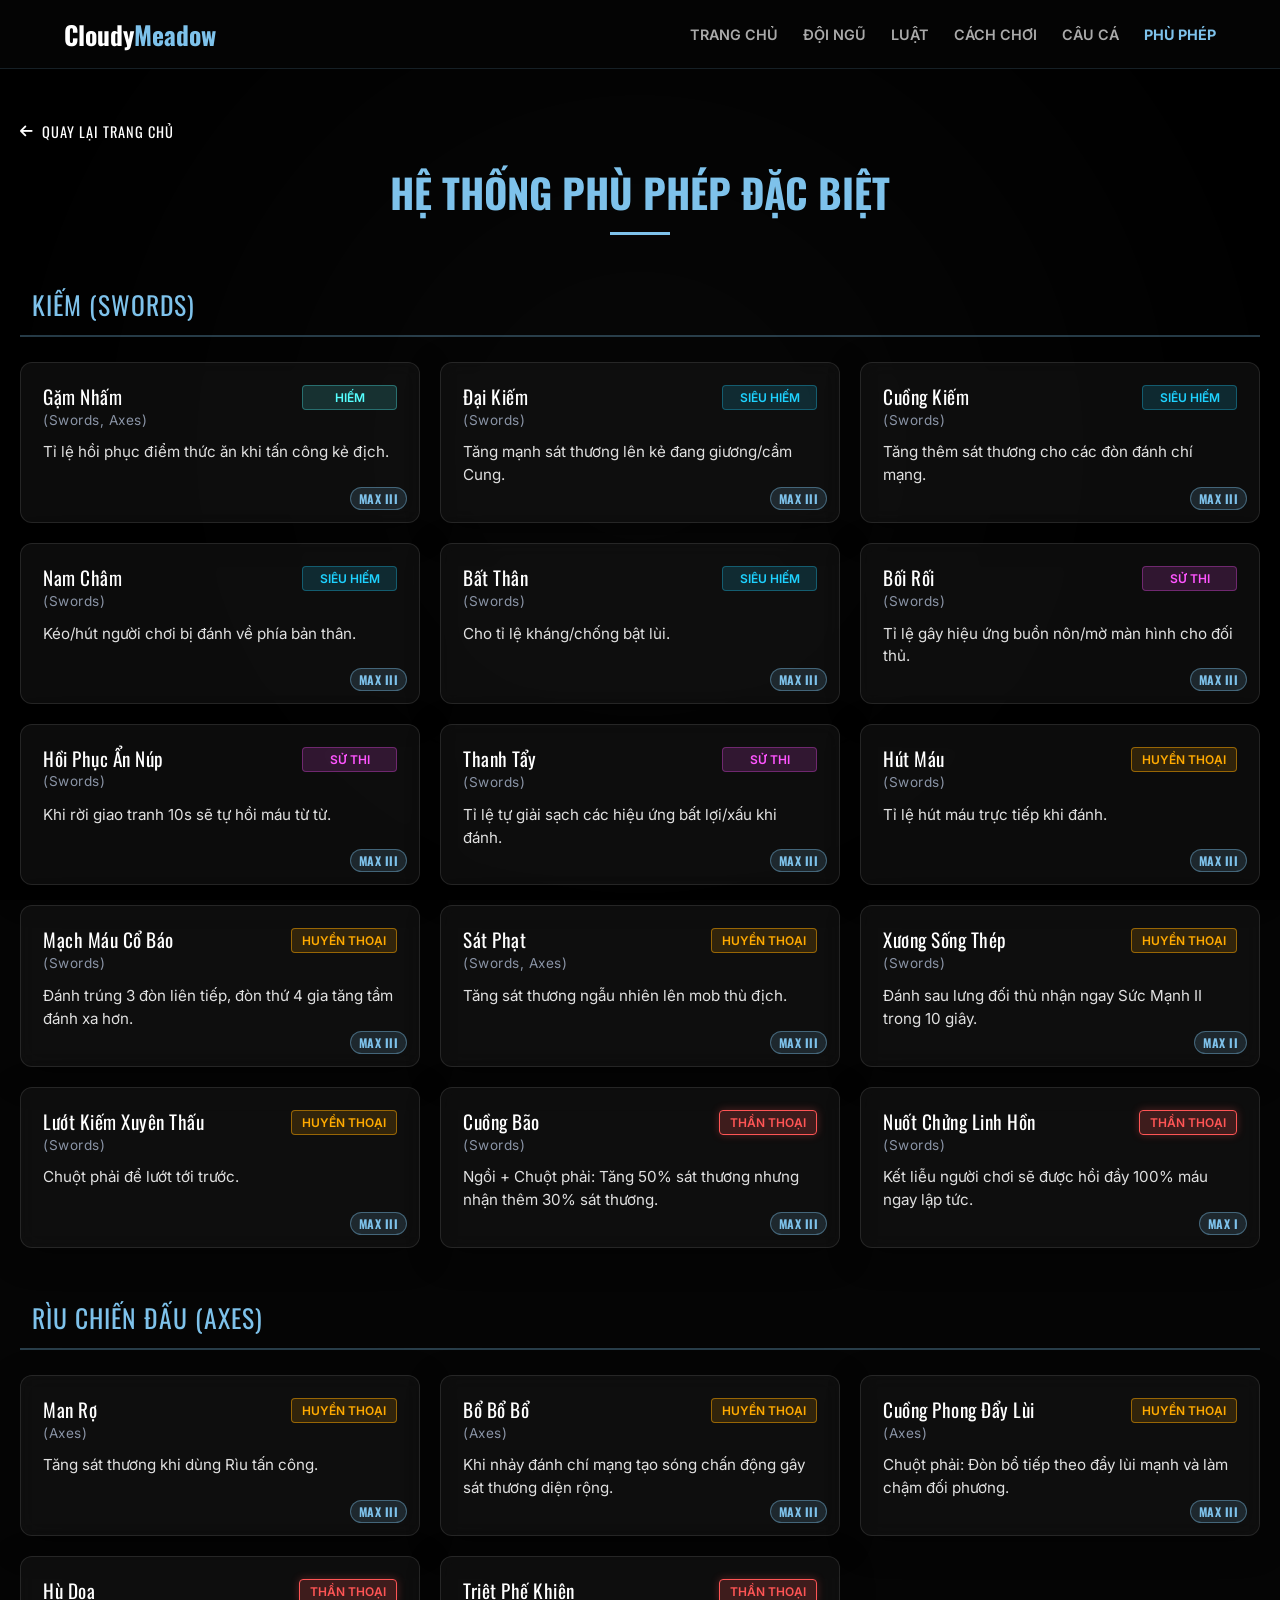
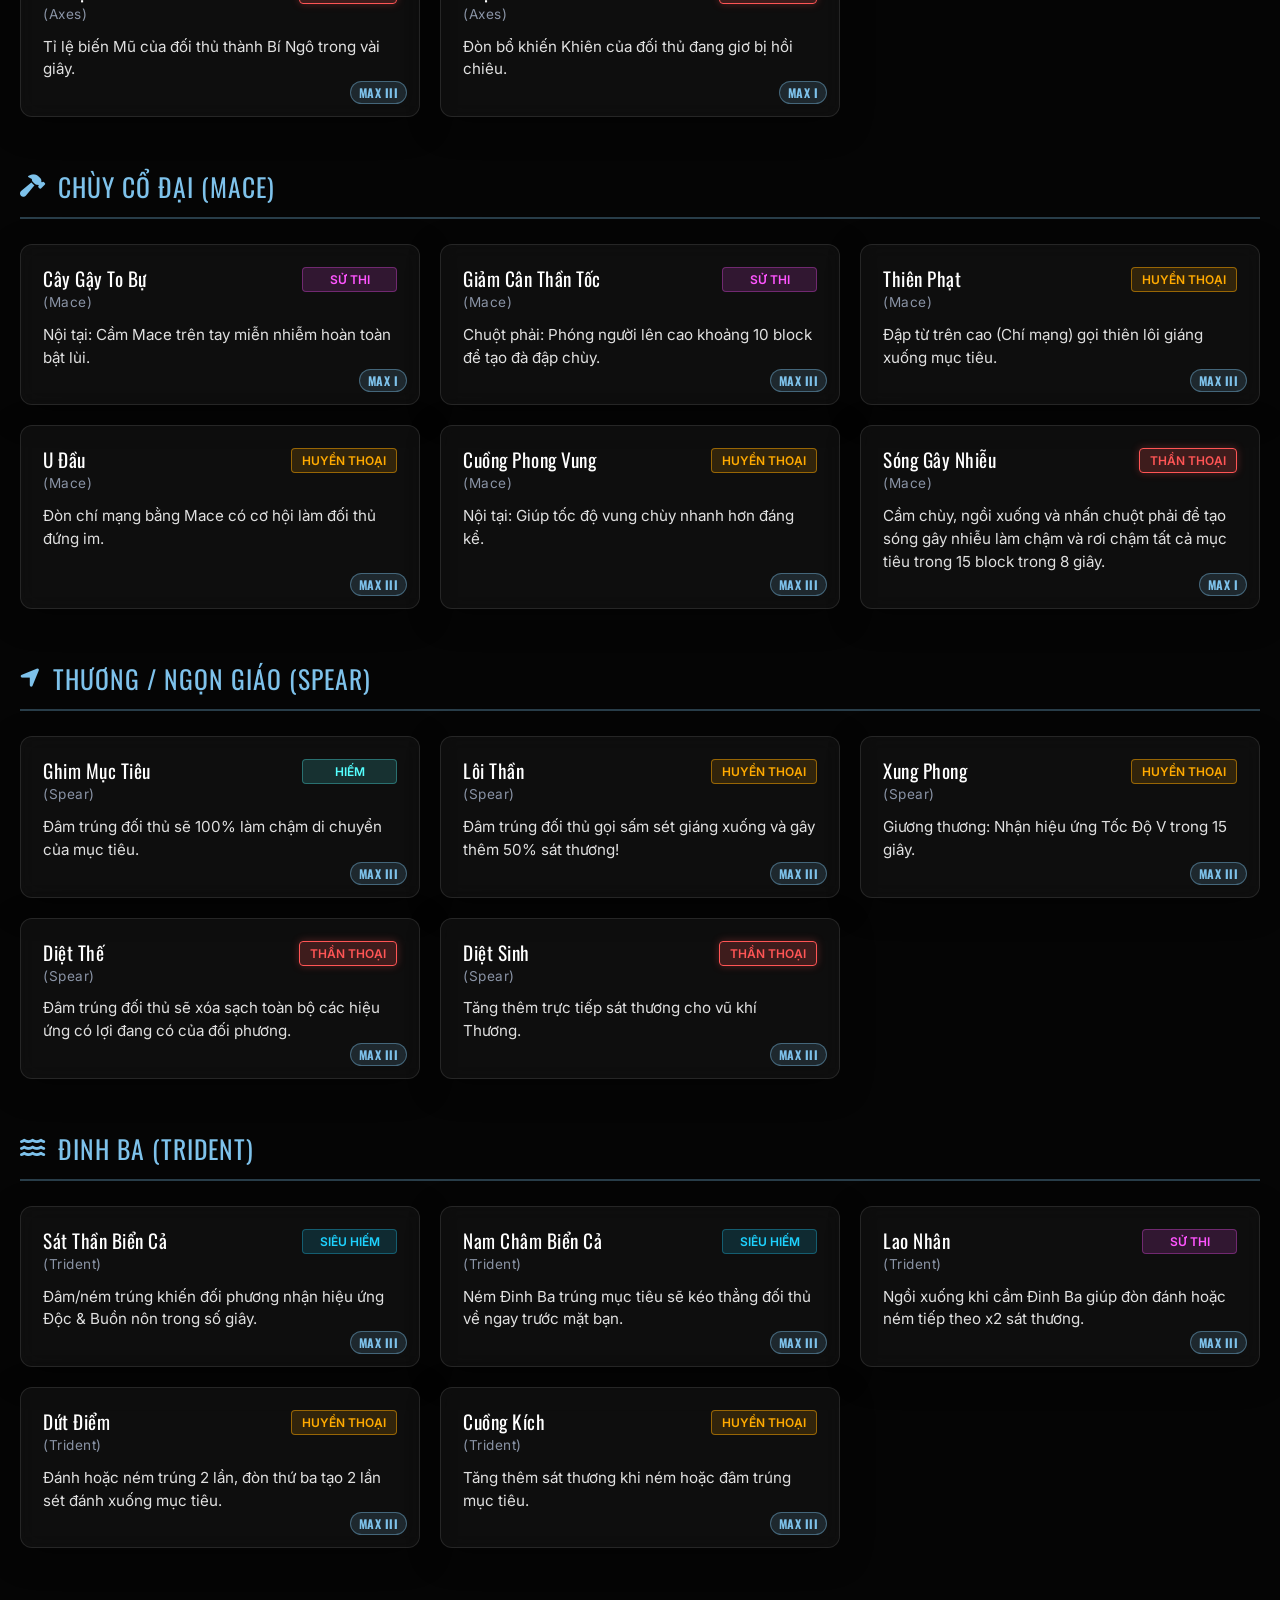
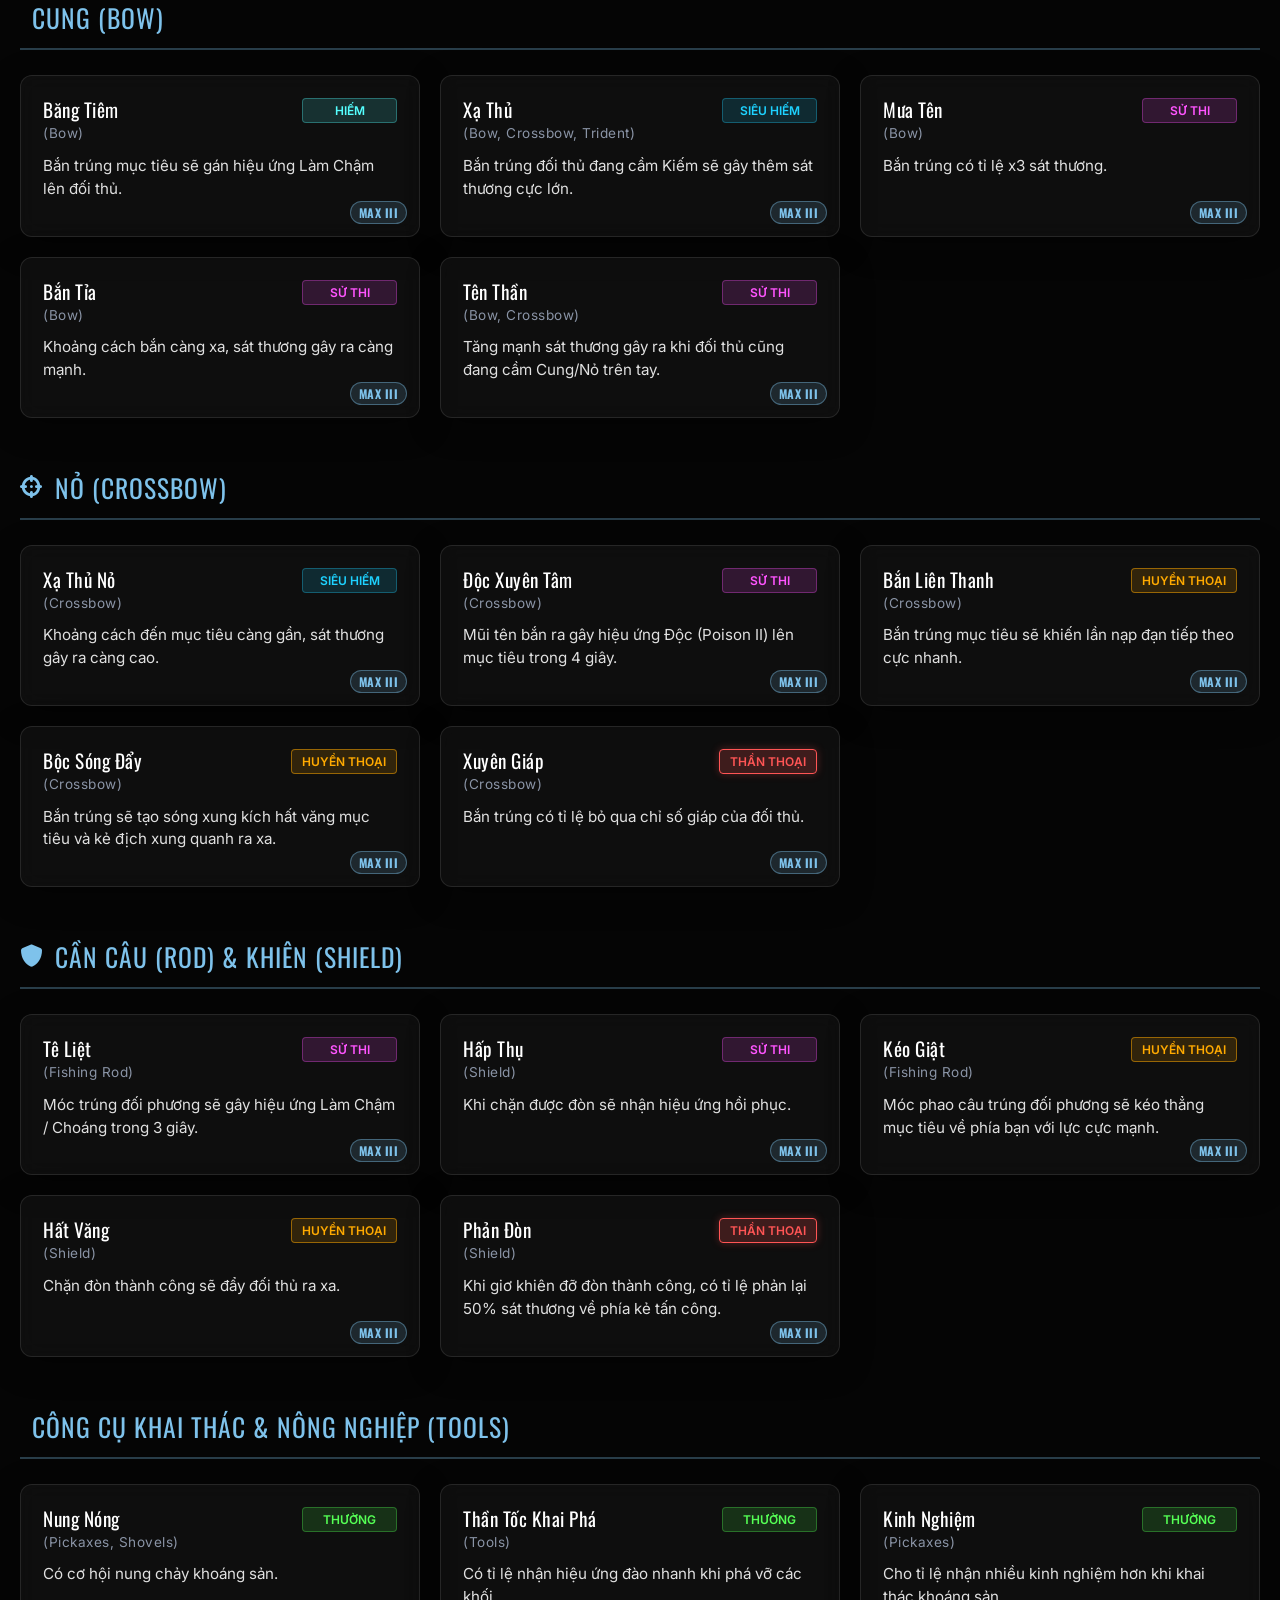
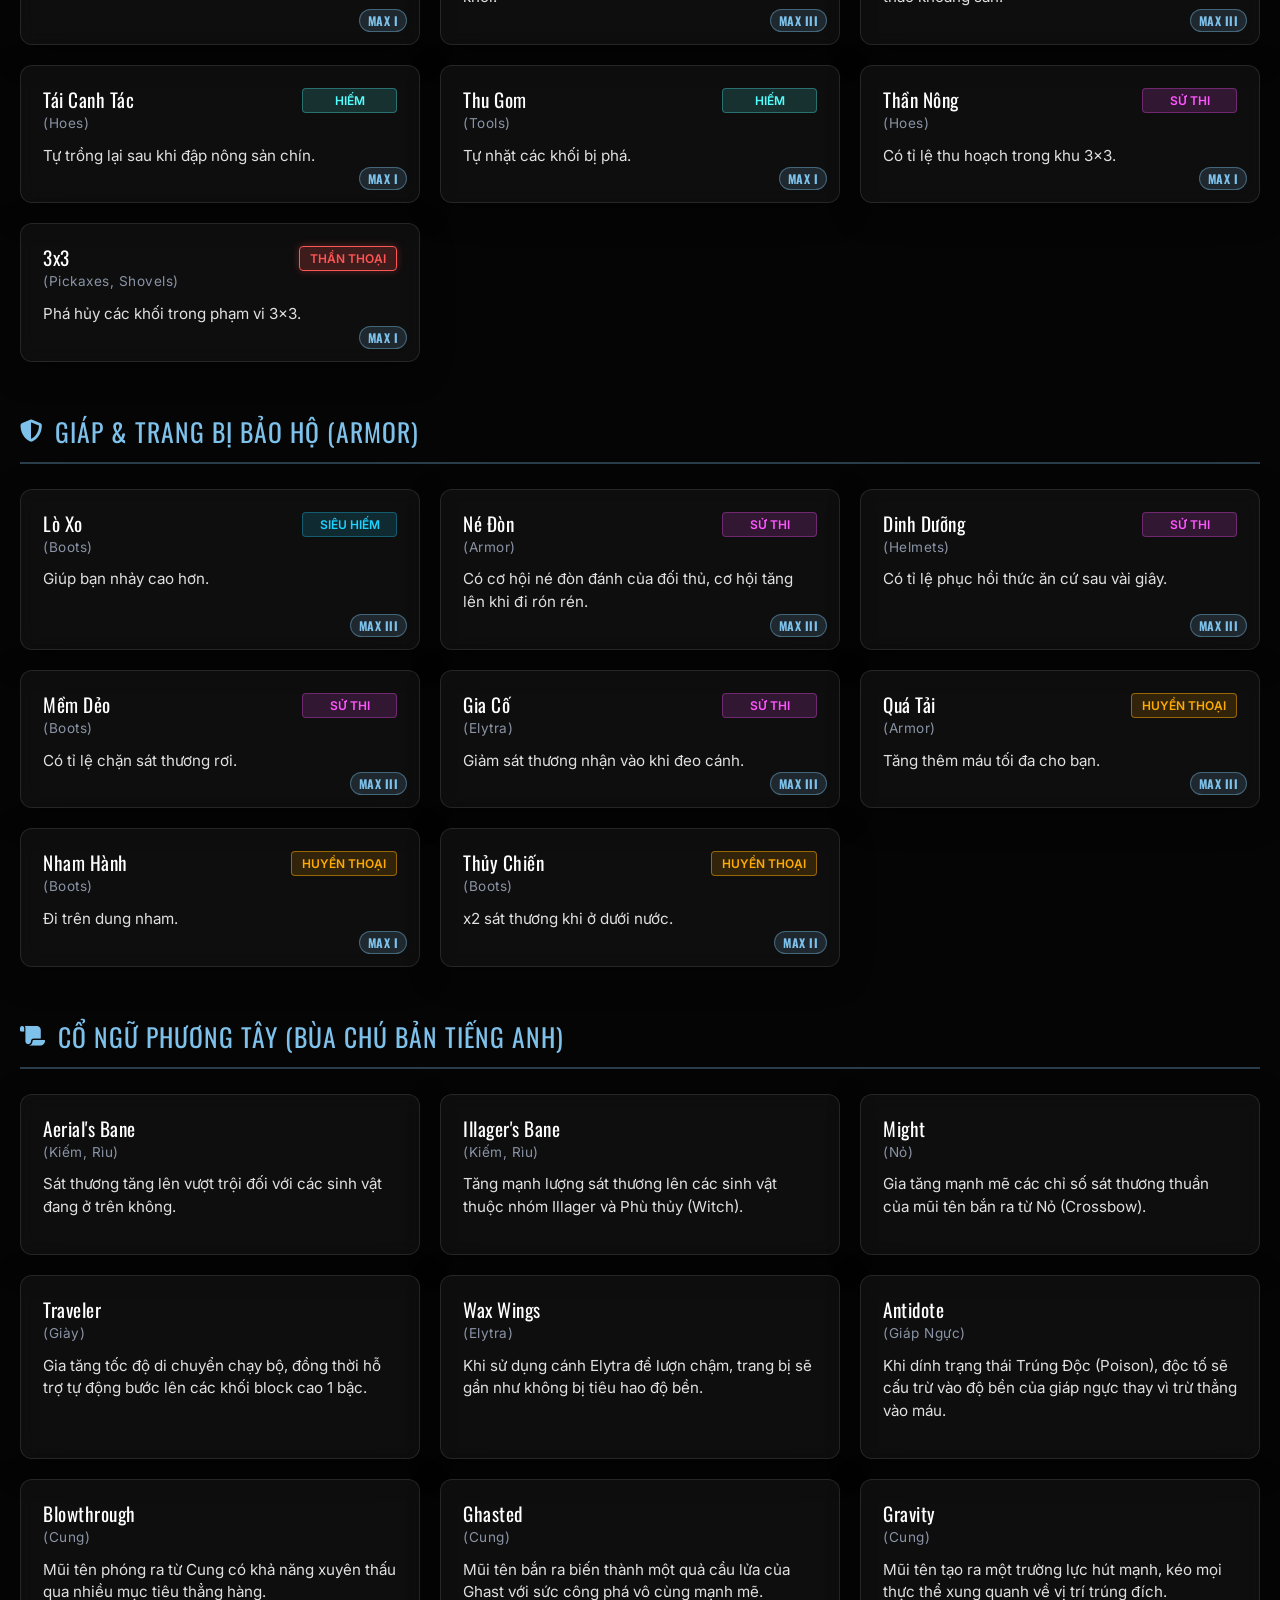
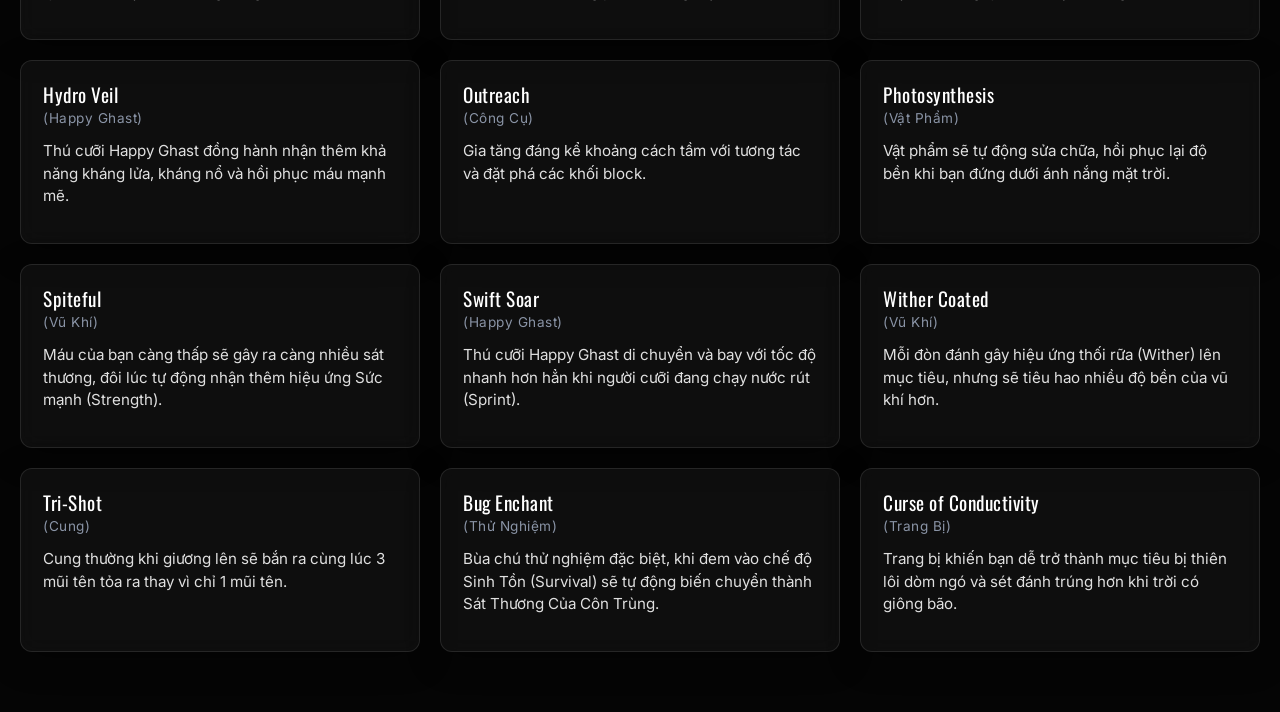
<file: enchant.html>
<!DOCTYPE html>
<html lang="vi">
<head>
    <meta charset="UTF-8">
    <meta name="viewport" content="width=device-width, initial-scale=1.0">
    <title>Hệ Thống Phù Phép Đặc Biệt - CloudyMeadow</title>
    
    <link rel="icon" href="favicon.png" type="image/png">
    <link href="https://fonts.googleapis.com/css2?family=Inter:wght@300;400;600&family=Oswald:wght@500;700&display=swap" rel="stylesheet">
    <link rel="stylesheet" href="https://cdnjs.cloudflare.com/ajax/libs/font-awesome/6.4.0/css/all.min.css">
    
    <link rel="stylesheet" href="style.css">
    <style>
        /* Đồng bộ hóa giao diện kính mờ CloudyMeadow */
        .enchant-section {
            padding: 120px 20px 60px;
            max-width: 1300px;
            margin: 0 auto;
            min-height: 80vh;
        }

        .btn-back {
            display: inline-flex;
            align-items: center;
            gap: 8px;
            color: #fff;
            text-decoration: none;
            font-family: 'Oswald', sans-serif;
            text-transform: uppercase;
            font-size: 0.9rem;
            letter-spacing: 1px;
            margin-bottom: 20px;
            transition: color 0.2s, transform 0.2s;
        }
        .btn-back:hover { 
            color: #7ec2eb; 
            transform: translateX(-3px);
        }

        .category-title {
            font-family: 'Oswald', sans-serif;
            font-size: 1.6rem;
            color: #7ec2eb;
            margin: 50px 0 25px 0;
            padding-bottom: 12px;
            border-bottom: 2px solid rgba(126, 194, 235, 0.3);
            display: flex;
            align-items: center;
            gap: 12px;
            text-transform: uppercase;
            letter-spacing: 1px;
        }

        .category-title i {
            font-size: 1.4rem;
        }

        /* Lưới hiển thị danh sách dạng thẻ Glassmorphism */
        .enchant-grid {
            display: grid;
            grid-template-columns: repeat(auto-fill, minmax(320px, 1fr));
            gap: 20px;
        }

        .enchant-card {
            background: rgba(20, 20, 20, 0.6);
            backdrop-filter: blur(10px);
            -webkit-backdrop-filter: blur(10px);
            border: 1px solid rgba(255, 255, 255, 0.1);
            border-radius: 12px;
            padding: 22px;
            padding-bottom: 35px; /* Dành khoảng trống bên dưới cho huy hiệu MAX */
            position: relative;
            overflow: hidden;
            box-shadow: 0 8px 32px 0 rgba(0, 0, 0, 0.37);
            transition: all 0.3s cubic-bezier(0.4, 0, 0.2, 1);
        }

        .enchant-card:hover {
            transform: translateY(-5px);
            border-color: rgba(126, 194, 235, 0.4);
            background: rgba(255, 255, 255, 0.03);
            box-shadow: 0 12px 40px rgba(0, 0, 0, 0.5), 0 0 20px rgba(126, 194, 235, 0.15);
        }

        .enchant-card::before {
            content: '';
            position: absolute;
            top: 0;
            left: 0;
            width: 100%;
            height: 3px;
            background: linear-gradient(90deg, #7ec2eb, #a2d2ff);
            opacity: 0;
            transition: opacity 0.3s ease;
        }
        .enchant-card:hover::before { 
            opacity: 1; 
        }

        .enchant-title {
            font-family: 'Oswald', sans-serif;
            font-size: 1.2rem;
            color: #fff;
            margin-bottom: 12px;
            display: flex;
            align-items: flex-start;
            justify-content: space-between;
            gap: 12px;
        }

        .enchant-name {
            line-height: 1.3;
            letter-spacing: 0.5px;
        }

        .enchant-item-target {
            display: block;
            color: #8a94a6;
            font-family: 'Inter', sans-serif;
            font-size: 0.85rem;
            font-weight: 400;
            margin-top: 2px;
        }

        /* Huy hiệu phân bậc độ hiếm phong cách mới */
        .tier-tag {
            display: inline-block;
            font-family: 'Inter', sans-serif;
            font-size: 0.75rem;
            font-weight: 600;
            padding: 4px 10px;
            border-radius: 4px;
            text-transform: uppercase;
            white-space: nowrap;
            text-align: center;
            min-width: 95px;
        }
        .tier-thuong { background: rgba(85, 255, 85, 0.15); color: #55ff55; border: 1px solid rgba(85, 255, 85, 0.3); }
        .tier-hiem { background: rgba(85, 255, 255, 0.15); color: #55ffff; border: 1px solid rgba(85, 255, 255, 0.3); }
        .tier-sieuhiem { background: rgba(30, 210, 255, 0.15); color: #1ed2ff; border: 1px solid rgba(30, 210, 255, 0.3); }
        .tier-suthi { background: rgba(255, 85, 255, 0.15); color: #ff55ff; border: 1px solid rgba(255, 85, 255, 0.3); }
        .tier-huyenthoai { background: rgba(255, 170, 0, 0.15); color: #ffaa00; border: 1px solid rgba(255, 170, 0, 0.5); }
        .tier-thanthoai { background: rgba(255, 85, 85, 0.2); color: #ff5555; border: 1px solid #ff5555; box-shadow: 0 0 8px rgba(255, 85, 85, 0.3); }

        /* Huy hiệu cấp độ tối đa đổi xuống góc dưới bên phải */
        .max-level-badge {
            position: absolute;
            bottom: 12px;
            right: 12px;
            background: rgba(126, 194, 235, 0.15);
            border: 1px solid rgba(126, 194, 235, 0.4);
            color: #7ec2eb;
            font-family: 'Oswald', sans-serif;
            font-size: 0.75rem;
            padding: 2px 8px;
            border-radius: 20px;
            font-weight: 700;
            letter-spacing: 0.5px;
        }

        .enchant-desc {
            color: #e0e0e0;
            font-family: 'Inter', sans-serif;
            font-size: 0.95rem;
            line-height: 1.5;
        }

        @media (max-width: 768px) {
            .enchant-section { padding: 100px 15px 40px; }
            .enchant-title { flex-direction: column; align-items: flex-start; gap: 8px; }
            .tier-tag { min-width: auto; width: auto; }
            .max-level-badge { bottom: 10px; right: 10px; }
        }
    </style>
</head>
<body>

    <div class="particles-container" id="particles"></div>
    <div class="bg-vignette"></div>

    <!-- Thanh Điều Hướng Đồng Bộ -->
    <nav class="navbar">
        <a href="index.html" class="nav-logo" id="nav-logo-text">Cloudy<span>Meadow</span></a>
        <ul class="nav-menu">
            <li><a href="index.html#hero">TRANG CHỦ</a></li>
            <li><a href="index.html#staff">ĐỘI NGŨ</a></li>
            <li><a href="index.html#rules">LUẬT</a></li>
            <li><a href="index.html#faq">CÁCH CHƠI</a></li>
            <li><a href="fish.html">CÂU CÁ</a></li>
            <li><a href="#" style="color: #7ec2eb; font-weight: 700; text-transform: uppercase;">PHÙ PHÉP</a></li>
        </ul>
    </nav>

    <section class="enchant-section">
        <a href="index.html" class="btn-back"><i class="fas fa-arrow-left"></i> Quay lại trang chủ</a>
        
        <div class="section-header">
            <h2>HỆ THỐNG PHÙ PHÉP ĐẶC BIỆT</h2>
            <div class="gold-line"></div>
        </div>

        <!-- ================= VŨ KHÍ - KIẾM (a) ================= -->
        <div class="category-title"><i class="fas fa-sword"></i> Kiếm (Swords)</div>
        <div class="enchant-grid">
            <!-- Hiếm -->
            <div class="enchant-card">
                <div class="enchant-title">
                    <span class="enchant-name">Gặm Nhấm <span class="enchant-item-target">(Swords, Axes)</span></span> 
                    <span class="tier-tag tier-hiem">Hiếm</span>
                </div>
                <p class="enchant-desc">Tỉ lệ hồi phục điểm thức ăn khi tấn công kẻ địch.</p>
                <span class="max-level-badge">MAX III</span>
            </div>
            <!-- Siêu Hiếm -->
            <div class="enchant-card">
                <div class="enchant-title">
                    <span class="enchant-name">Đại Kiếm <span class="enchant-item-target">(Swords)</span></span> 
                    <span class="tier-tag tier-sieuhiem">Siêu Hiếm</span>
                </div>
                <p class="enchant-desc">Tăng mạnh sát thương lên kẻ đang giương/cầm Cung.</p>
                <span class="max-level-badge">MAX III</span>
            </div>
            <div class="enchant-card">
                <div class="enchant-title">
                    <span class="enchant-name">Cuồng Kiếm <span class="enchant-item-target">(Swords)</span></span> 
                    <span class="tier-tag tier-sieuhiem">Siêu Hiếm</span>
                </div>
                <p class="enchant-desc">Tăng thêm sát thương cho các đòn đánh chí mạng.</p>
                <span class="max-level-badge">MAX III</span>
            </div>
            <div class="enchant-card">
                <div class="enchant-title">
                    <span class="enchant-name">Nam Châm <span class="enchant-item-target">(Swords)</span></span> 
                    <span class="tier-tag tier-sieuhiem">Siêu Hiếm</span>
                </div>
                <p class="enchant-desc">Kéo/hút người chơi bị đánh về phía bản thân.</p>
                <span class="max-level-badge">MAX III</span>
            </div>
            <div class="enchant-card">
                <div class="enchant-title">
                    <span class="enchant-name">Bất Thân <span class="enchant-item-target">(Swords)</span></span> 
                    <span class="tier-tag tier-sieuhiem">Siêu Hiếm</span>
                </div>
                <p class="enchant-desc">Cho tỉ lệ kháng/chống bật lùi.</p>
                <span class="max-level-badge">MAX III</span>
            </div>
            <!-- Sử Thi -->
            <div class="enchant-card">
                <div class="enchant-title">
                    <span class="enchant-name">Bối Rối <span class="enchant-item-target">(Swords)</span></span> 
                    <span class="tier-tag tier-suthi">Sử Thi</span>
                </div>
                <p class="enchant-desc">Tỉ lệ gây hiệu ứng buồn nôn/mờ màn hình cho đối thủ.</p>
                <span class="max-level-badge">MAX III</span>
            </div>
            <div class="enchant-card">
                <div class="enchant-title">
                    <span class="enchant-name">Hồi Phục Ẩn Núp <span class="enchant-item-target">(Swords)</span></span> 
                    <span class="tier-tag tier-suthi">Sử Thi</span>
                </div>
                <p class="enchant-desc">Khi rời giao tranh 10s sẽ tự hồi máu từ từ.</p>
                <span class="max-level-badge">MAX III</span>
            </div>
            <div class="enchant-card">
                <div class="enchant-title">
                    <span class="enchant-name">Thanh Tẩy <span class="enchant-item-target">(Swords)</span></span> 
                    <span class="tier-tag tier-suthi">Sử Thi</span>
                </div>
                <p class="enchant-desc">Tỉ lệ tự giải sạch các hiệu ứng bất lợi/xấu khi đánh.</p>
                <span class="max-level-badge">MAX III</span>
            </div>
            <!-- Huyền Thoại -->
            <div class="enchant-card">
                <div class="enchant-title">
                    <span class="enchant-name">Hút Máu <span class="enchant-item-target">(Swords)</span></span> 
                    <span class="tier-tag tier-huyenthoai">Huyền Thoại</span>
                </div>
                <p class="enchant-desc">Tỉ lệ hút máu trực tiếp khi đánh.</p>
                <span class="max-level-badge">MAX III</span>
            </div>
            <div class="enchant-card">
                <div class="enchant-title">
                    <span class="enchant-name">Mạch Máu Cổ Báo <span class="enchant-item-target">(Swords)</span></span> 
                    <span class="tier-tag tier-huyenthoai">Huyền Thoại</span>
                </div>
                <p class="enchant-desc">Đánh trúng 3 đòn liên tiếp, đòn thứ 4 gia tăng tầm đánh xa hơn.</p>
                <span class="max-level-badge">MAX III</span>
            </div>
            <div class="enchant-card">
                <div class="enchant-title">
                    <span class="enchant-name">Sát Phạt <span class="enchant-item-target">(Swords, Axes)</span></span> 
                    <span class="tier-tag tier-huyenthoai">Huyền Thoại</span>
                </div>
                <p class="enchant-desc">Tăng sát thương ngẫu nhiên lên mob thù địch.</p>
                <span class="max-level-badge">MAX III</span>
            </div>
            <div class="enchant-card">
                <div class="enchant-title">
                    <span class="enchant-name">Xương Sống Thép <span class="enchant-item-target">(Swords)</span></span> 
                    <span class="tier-tag tier-huyenthoai">Huyền Thoại</span>
                </div>
                <p class="enchant-desc">Đánh sau lưng đối thủ nhận ngay Sức Mạnh II trong 10 giây.</p>
                <span class="max-level-badge">MAX II</span>
            </div>
            <div class="enchant-card">
                <div class="enchant-title">
                    <span class="enchant-name">Lướt Kiếm Xuyên Thấu <span class="enchant-item-target">(Swords)</span></span> 
                    <span class="tier-tag tier-huyenthoai">Huyền Thoại</span>
                </div>
                <p class="enchant-desc">Chuột phải để lướt tới trước.</p>
                <span class="max-level-badge">MAX III</span>
            </div>
            <!-- Thần Thoại -->
            <div class="enchant-card">
                <div class="enchant-title">
                    <span class="enchant-name">Cuồng Bão <span class="enchant-item-target">(Swords)</span></span> 
                    <span class="tier-tag tier-thanthoai">Thần Thoại</span>
                </div>
                <p class="enchant-desc">Ngồi + Chuột phải: Tăng 50% sát thương nhưng nhận thêm 30% sát thương.</p>
                <span class="max-level-badge">MAX III</span>
            </div>
            <div class="enchant-card">
                <div class="enchant-title">
                    <span class="enchant-name">Nuốt Chửng Linh Hồn <span class="enchant-item-target">(Swords)</span></span> 
                    <span class="tier-tag tier-thanthoai">Thần Thoại</span>
                </div>
                <p class="enchant-desc">Kết liễu người chơi sẽ được hồi đầy 100% máu ngay lập tức.</p>
                <span class="max-level-badge">MAX I</span>
            </div>
        </div>

        <!-- ================= VŨ KHÍ - RÌU (b) ================= -->
        <div class="category-title"><i class="fas fa-axe"></i> Rìu Chiến Đấu (Axes)</div>
        <div class="enchant-grid">
            <!-- Huyền Thoại -->
            <div class="enchant-card">
                <div class="enchant-title">
                    <span class="enchant-name">Man Rợ <span class="enchant-item-target">(Axes)</span></span> 
                    <span class="tier-tag tier-huyenthoai">Huyền Thoại</span>
                </div>
                <p class="enchant-desc">Tăng sát thương khi dùng Rìu tấn công.</p>
                <span class="max-level-badge">MAX III</span>
            </div>
            <div class="enchant-card">
                <div class="enchant-title">
                    <span class="enchant-name">Bổ Bổ Bổ <span class="enchant-item-target">(Axes)</span></span> 
                    <span class="tier-tag tier-huyenthoai">Huyền Thoại</span>
                </div>
                <p class="enchant-desc">Khi nhảy đánh chí mạng tạo sóng chấn động gây sát thương diện rộng.</p>
                <span class="max-level-badge">MAX III</span>
            </div>
            <div class="enchant-card">
                <div class="enchant-title">
                    <span class="enchant-name">Cuồng Phong Đẩy Lùi <span class="enchant-item-target">(Axes)</span></span> 
                    <span class="tier-tag tier-huyenthoai">Huyền Thoại</span>
                </div>
                <p class="enchant-desc">Chuột phải: Đòn bổ tiếp theo đẩy lùi mạnh và làm chậm đối phương.</p>
                <span class="max-level-badge">MAX III</span>
            </div>
            <!-- Thần Thoại -->
            <div class="enchant-card">
                <div class="enchant-title">
                    <span class="enchant-name">Hù Dọa <span class="enchant-item-target">(Axes)</span></span> 
                    <span class="tier-tag tier-thanthoai">Thần Thoại</span>
                </div>
                <p class="enchant-desc">Tỉ lệ biến Mũ của đối thủ thành Bí Ngô trong vài giây.</p>
                <span class="max-level-badge">MAX III</span>
            </div>
            <div class="enchant-card">
                <div class="enchant-title">
                    <span class="enchant-name">Triệt Phế Khiên <span class="enchant-item-target">(Axes)</span></span> 
                    <span class="tier-tag tier-thanthoai">Thần Thoại</span>
                </div>
                <p class="enchant-desc">Đòn bổ khiến Khiên của đối thủ đang giơ bị hồi chiêu.</p>
                <span class="max-level-badge">MAX I</span>
            </div>
        </div>

        <!-- ================= VŨ KHÍ - CHÙY / MACE (c) ================= -->
        <div class="category-title"><i class="fas fa-hammer"></i> Chùy Cổ Đại (Mace)</div>
        <div class="enchant-grid">
            <!-- Sử Thi -->
            <div class="enchant-card">
                <div class="enchant-title">
                    <span class="enchant-name">Cây Gậy To Bự <span class="enchant-item-target">(Mace)</span></span> 
                    <span class="tier-tag tier-suthi">Sử Thi</span>
                </div>
                <p class="enchant-desc">Nội tại: Cầm Mace trên tay miễn nhiễm hoàn toàn bật lùi.</p>
                <span class="max-level-badge">MAX I</span>
            </div>
            <div class="enchant-card">
                <div class="enchant-title">
                    <span class="enchant-name">Giảm Cân Thần Tốc <span class="enchant-item-target">(Mace)</span></span> 
                    <span class="tier-tag tier-suthi">Sử Thi</span>
                </div>
                <p class="enchant-desc">Chuột phải: Phóng người lên cao khoảng 10 block để tạo đà đập chùy.</p>
                <span class="max-level-badge">MAX III</span>
            </div>
            <!-- Huyền Thoại -->
            <div class="enchant-card">
                <div class="enchant-title">
                    <span class="enchant-name">Thiên Phạt <span class="enchant-item-target">(Mace)</span></span> 
                    <span class="tier-tag tier-huyenthoai">Huyền Thoại</span>
                </div>
                <p class="enchant-desc">Đập từ trên cao (Chí mạng) gọi thiên lôi giáng xuống mục tiêu.</p>
                <span class="max-level-badge">MAX III</span>
            </div>
            <div class="enchant-card">
                <div class="enchant-title">
                    <span class="enchant-name">U Đầu <span class="enchant-item-target">(Mace)</span></span> 
                    <span class="tier-tag tier-huyenthoai">Huyền Thoại</span>
                </div>
                <p class="enchant-desc">Đòn chí mạng bằng Mace có cơ hội làm đối thủ đứng im.</p>
                <span class="max-level-badge">MAX III</span>
            </div>
            <div class="enchant-card">
                <div class="enchant-title">
                    <span class="enchant-name">Cuồng Phong Vung <span class="enchant-item-target">(Mace)</span></span> 
                    <span class="tier-tag tier-huyenthoai">Huyền Thoại</span>
                </div>
                <p class="enchant-desc">Nội tại: Giúp tốc độ vung chùy nhanh hơn đáng kể.</p>
                <span class="max-level-badge">MAX III</span>
            </div>
            <!-- Thần Thoại -->
            <div class="enchant-card">
                <div class="enchant-title">
                    <span class="enchant-name">Sóng Gây Nhiễu <span class="enchant-item-target">(Mace)</span></span> 
                    <span class="tier-tag tier-thanthoai">Thần Thoại</span>
                </div>
                <p class="enchant-desc">Cầm chùy, ngồi xuống và nhấn chuột phải để tạo sóng gây nhiễu làm chậm và rơi chậm tất cả mục tiêu trong 15 block trong 8 giây.</p>
                <span class="max-level-badge">MAX I</span>
            </div>
        </div>

        <!-- ================= VŨ KHÍ - THƯƠNG (d) ================= -->
        <div class="category-title"><i class="fas fa-location-arrow"></i> Thương / Ngọn Giáo (Spear)</div>
        <div class="enchant-grid">
            <!-- Hiếm -->
            <div class="enchant-card">
                <div class="enchant-title">
                    <span class="enchant-name">Ghim Mục Tiêu <span class="enchant-item-target">(Spear)</span></span> 
                    <span class="tier-tag tier-hiem">Hiếm</span>
                </div>
                <p class="enchant-desc">Đâm trúng đối thủ sẽ 100% làm chậm di chuyển của mục tiêu.</p>
                <span class="max-level-badge">MAX III</span>
            </div>
            <!-- Huyền Thoại -->
            <div class="enchant-card">
                <div class="enchant-title">
                    <span class="enchant-name">Lôi Thần <span class="enchant-item-target">(Spear)</span></span> 
                    <span class="tier-tag tier-huyenthoai">Huyền Thoại</span>
                </div>
                <p class="enchant-desc">Đâm trúng đối thủ gọi sấm sét giáng xuống và gây thêm 50% sát thương!</p>
                <span class="max-level-badge">MAX III</span>
            </div>
            <div class="enchant-card">
                <div class="enchant-title">
                    <span class="enchant-name">Xung Phong <span class="enchant-item-target">(Spear)</span></span> 
                    <span class="tier-tag tier-huyenthoai">Huyền Thoại</span>
                </div>
                <p class="enchant-desc">Giương thương: Nhận hiệu ứng Tốc Độ V trong 15 giây.</p>
                <span class="max-level-badge">MAX III</span>
            </div>
            <!-- Thần Thoại -->
            <div class="enchant-card">
                <div class="enchant-title">
                    <span class="enchant-name">Diệt Thế <span class="enchant-item-target">(Spear)</span></span> 
                    <span class="tier-tag tier-thanthoai">Thần Thoại</span>
                </div>
                <p class="enchant-desc">Đâm trúng đối thủ sẽ xóa sạch toàn bộ các hiệu ứng có lợi đang có của đối phương.</p>
                <span class="max-level-badge">MAX III</span>
            </div>
            <div class="enchant-card">
                <div class="enchant-title">
                    <span class="enchant-name">Diệt Sinh <span class="enchant-item-target">(Spear)</span></span> 
                    <span class="tier-tag tier-thanthoai">Thần Thoại</span>
                </div>
                <p class="enchant-desc">Tăng thêm trực tiếp sát thương cho vũ khí Thương.</p>
                <span class="max-level-badge">MAX III</span>
            </div>
        </div>

        <!-- ================= VŨ KHÍ - ĐINH BA (e) ================= -->
        <div class="category-title"><i class="fas fa-water"></i> Đinh Ba (Trident)</div>
        <div class="enchant-grid">
            <!-- Siêu Hiếm -->
            <div class="enchant-card">
                <div class="enchant-title">
                    <span class="enchant-name">Sát Thần Biển Cả <span class="enchant-item-target">(Trident)</span></span> 
                    <span class="tier-tag tier-sieuhiem">Siêu Hiếm</span>
                </div>
                <p class="enchant-desc">Đâm/ném trúng khiến đối phương nhận hiệu ứng Độc & Buồn nôn trong số giây.</p>
                <span class="max-level-badge">MAX III</span>
            </div>
            <div class="enchant-card">
                <div class="enchant-title">
                    <span class="enchant-name">Nam Châm Biển Cả <span class="enchant-item-target">(Trident)</span></span> 
                    <span class="tier-tag tier-sieuhiem">Siêu Hiếm</span>
                </div>
                <p class="enchant-desc">Ném Đinh Ba trúng mục tiêu sẽ kéo thẳng đối thủ về ngay trước mặt bạn.</p>
                <span class="max-level-badge">MAX III</span>
            </div>
            <!-- Sử Thi -->
            <div class="enchant-card">
                <div class="enchant-title">
                    <span class="enchant-name">Lao Nhân <span class="enchant-item-target">(Trident)</span></span> 
                    <span class="tier-tag tier-suthi">Sử Thi</span>
                </div>
                <p class="enchant-desc">Ngồi xuống khi cầm Đinh Ba giúp đòn đánh hoặc ném tiếp theo x2 sát thương.</p>
                <span class="max-level-badge">MAX III</span>
            </div>
            <!-- Huyền Thoại -->
            <div class="enchant-card">
                <div class="enchant-title">
                    <span class="enchant-name">Dứt Điểm <span class="enchant-item-target">(Trident)</span></span> 
                    <span class="tier-tag tier-huyenthoai">Huyền Thoại</span>
                </div>
                <p class="enchant-desc">Đánh hoặc ném trúng 2 lần, đòn thứ ba tạo 2 lần sét đánh xuống mục tiêu.</p>
                <span class="max-level-badge">MAX III</span>
            </div>
            <div class="enchant-card">
                <div class="enchant-title">
                    <span class="enchant-name">Cuồng Kích <span class="enchant-item-target">(Trident)</span></span> 
                    <span class="tier-tag tier-huyenthoai">Huyền Thoại</span>
                </div>
                <p class="enchant-desc">Tăng thêm sát thương khi ném hoặc đâm trúng mục tiêu.</p>
                <span class="max-level-badge">MAX III</span>
            </div>
        </div>

        <!-- ================= RANGED - CUNG (f) ================= -->
        <div class="category-title"><i class="fas fa-bow-arrow"></i> Cung (Bow)</div>
        <div class="enchant-grid">
            <!-- Hiếm -->
            <div class="enchant-card">
                <div class="enchant-title">
                    <span class="enchant-name">Băng Tiêm <span class="enchant-item-target">(Bow)</span></span> 
                    <span class="tier-tag tier-hiem">Hiếm</span>
                </div>
                <p class="enchant-desc">Bắn trúng mục tiêu sẽ gán hiệu ứng Làm Chậm lên đối thủ.</p>
                <span class="max-level-badge">MAX III</span>
            </div>
            <!-- Siêu Hiếm -->
            <div class="enchant-card">
                <div class="enchant-title">
                    <span class="enchant-name">Xạ Thủ <span class="enchant-item-target">(Bow, Crossbow, Trident)</span></span> 
                    <span class="tier-tag tier-sieuhiem">Siêu Hiếm</span>
                </div>
                <p class="enchant-desc">Bắn trúng đối thủ đang cầm Kiếm sẽ gây thêm sát thương cực lớn.</p>
                <span class="max-level-badge">MAX III</span>
            </div>
            <!-- Sử Thi -->
            <div class="enchant-card">
                <div class="enchant-title">
                    <span class="enchant-name">Mưa Tên <span class="enchant-item-target">(Bow)</span></span> 
                    <span class="tier-tag tier-suthi">Sử Thi</span>
                </div>
                <p class="enchant-desc">Bắn trúng có tỉ lệ x3 sát thương.</p>
                <span class="max-level-badge">MAX III</span>
            </div>
            <div class="enchant-card">
                <div class="enchant-title">
                    <span class="enchant-name">Bắn Tỉa <span class="enchant-item-target">(Bow)</span></span> 
                    <span class="tier-tag tier-suthi">Sử Thi</span>
                </div>
                <p class="enchant-desc">Khoảng cách bắn càng xa, sát thương gây ra càng mạnh.</p>
                <span class="max-level-badge">MAX III</span>
            </div>
            <div class="enchant-card">
                <div class="enchant-title">
                    <span class="enchant-name">Tên Thần <span class="enchant-item-target">(Bow, Crossbow)</span></span> 
                    <span class="tier-tag tier-suthi">Sử Thi</span>
                </div>
                <p class="enchant-desc">Tăng mạnh sát thương gây ra khi đối thủ cũng đang cầm Cung/Nỏ trên tay.</p>
                <span class="max-level-badge">MAX III</span>
            </div>
        </div>

        <!-- ================= RANGED - NỎ (g) ================= -->
        <div class="category-title"><i class="fas fa-crosshairs"></i> Nỏ (Crossbow)</div>
        <div class="enchant-grid">
            <!-- Siêu Hiếm -->
            <div class="enchant-card">
                <div class="enchant-title">
                    <span class="enchant-name">Xạ Thủ Nỏ <span class="enchant-item-target">(Crossbow)</span></span> 
                    <span class="tier-tag tier-sieuhiem">Siêu Hiếm</span>
                </div>
                <p class="enchant-desc">Khoảng cách đến mục tiêu càng gần, sát thương gây ra càng cao.</p>
                <span class="max-level-badge">MAX III</span>
            </div>
            <!-- Sử Thi -->
            <div class="enchant-card">
                <div class="enchant-title">
                    <span class="enchant-name">Độc Xuyên Tâm <span class="enchant-item-target">(Crossbow)</span></span> 
                    <span class="tier-tag tier-suthi">Sử Thi</span>
                </div>
                <p class="enchant-desc">Mũi tên bắn ra gây hiệu ứng Độc (Poison II) lên mục tiêu trong 4 giây.</p>
                <span class="max-level-badge">MAX III</span>
            </div>
            <!-- Huyền Thoại -->
            <div class="enchant-card">
                <div class="enchant-title">
                    <span class="enchant-name">Bắn Liên Thanh <span class="enchant-item-target">(Crossbow)</span></span> 
                    <span class="tier-tag tier-huyenthoai">Huyền Thoại</span>
                </div>
                <p class="enchant-desc">Bắn trúng mục tiêu sẽ khiến lần nạp đạn tiếp theo cực nhanh.</p>
                <span class="max-level-badge">MAX III</span>
            </div>
            <div class="enchant-card">
                <div class="enchant-title">
                    <span class="enchant-name">Bộc Sóng Đẩy <span class="enchant-item-target">(Crossbow)</span></span> 
                    <span class="tier-tag tier-huyenthoai">Huyền Thoại</span>
                </div>
                <p class="enchant-desc">Bắn trúng sẽ tạo sóng xung kích hất văng mục tiêu và kẻ địch xung quanh ra xa.</p>
                <span class="max-level-badge">MAX III</span>
            </div>
            <!-- Thần Thoại -->
            <div class="enchant-card">
                <div class="enchant-title">
                    <span class="enchant-name">Xuyên Giáp <span class="enchant-item-target">(Crossbow)</span></span> 
                    <span class="tier-tag tier-thanthoai">Thần Thoại</span>
                </div>
                <p class="enchant-desc">Bắn trúng có tỉ lệ bỏ qua chỉ số giáp của đối thủ.</p>
                <span class="max-level-badge">MAX III</span>
            </div>
        </div>

        <!-- ================= CẦN CÂU (h) & KHIÊN (i) ================= -->
        <div class="category-title"><i class="fas fa-shield"></i> Cần Câu (Rod) & Khiên (Shield)</div>
        <div class="enchant-grid">
            <!-- Sử Thi -->
            <div class="enchant-card">
                <div class="enchant-title">
                    <span class="enchant-name">Tê Liệt <span class="enchant-item-target">(Fishing Rod)</span></span> 
                    <span class="tier-tag tier-suthi">Sử Thi</span>
                </div>
                <p class="enchant-desc">Móc trúng đối phương sẽ gây hiệu ứng Làm Chậm / Choáng trong 3 giây.</p>
                <span class="max-level-badge">MAX III</span>
            </div>
            <div class="enchant-card">
                <div class="enchant-title">
                    <span class="enchant-name">Hấp Thụ <span class="enchant-item-target">(Shield)</span></span> 
                    <span class="tier-tag tier-suthi">Sử Thi</span>
                </div>
                <p class="enchant-desc">Khi chặn được đòn sẽ nhận hiệu ứng hồi phục.</p>
                <span class="max-level-badge">MAX III</span>
            </div>
            <!-- Huyền Thoại -->
            <div class="enchant-card">
                <div class="enchant-title">
                    <span class="enchant-name">Kéo Giật <span class="enchant-item-target">(Fishing Rod)</span></span> 
                    <span class="tier-tag tier-huyenthoai">Huyền Thoại</span>
                </div>
                <p class="enchant-desc">Móc phao câu trúng đối phương sẽ kéo thẳng mục tiêu về phía bạn với lực cực mạnh.</p>
                <span class="max-level-badge">MAX III</span>
            </div>
            <div class="enchant-card">
                <div class="enchant-title">
                    <span class="enchant-name">Hất Văng <span class="enchant-item-target">(Shield)</span></span> 
                    <span class="tier-tag tier-huyenthoai">Huyền Thoại</span>
                </div>
                <p class="enchant-desc">Chặn đòn thành công sẽ đẩy đối thủ ra xa.</p>
                <span class="max-level-badge">MAX III</span>
            </div>
            <!-- Thần Thoại -->
            <div class="enchant-card">
                <div class="enchant-title">
                    <span class="enchant-name">Phản Đòn <span class="enchant-item-target">(Shield)</span></span> 
                    <span class="tier-tag tier-thanthoai">Thần Thoại</span>
                </div>
                <p class="enchant-desc">Khi giơ khiên đỡ đòn thành công, có tỉ lệ phản lại 50% sát thương về phía kẻ tấn công.</p>
                <span class="max-level-badge">MAX III</span>
            </div>
        </div>

        <!-- ================= CÔNG CỤ / TOOLS (j) ================= -->
        <div class="category-title"><i class="fas fa-pickaxe"></i> Công Cụ Khai Thác & Nông Nghiệp (Tools)</div>
        <div class="enchant-grid">
            <!-- Thường -->
            <div class="enchant-card">
                <div class="enchant-title">
                    <span class="enchant-name">Nung Nóng <span class="enchant-item-target">(Pickaxes, Shovels)</span></span> 
                    <span class="tier-tag tier-thuong">Thường</span>
                </div>
                <p class="enchant-desc">Có cơ hội nung chảy khoáng sản.</p>
                <span class="max-level-badge">MAX I</span>
            </div>
            <div class="enchant-card">
                <div class="enchant-title">
                    <span class="enchant-name">Thần Tốc Khai Phá <span class="enchant-item-target">(Tools)</span></span> 
                    <span class="tier-tag tier-thuong">Thường</span>
                </div>
                <p class="enchant-desc">Có tỉ lệ nhận hiệu ứng đào nhanh khi phá vỡ các khối.</p>
                <span class="max-level-badge">MAX III</span>
            </div>
            <div class="enchant-card">
                <div class="enchant-title">
                    <span class="enchant-name">Kinh Nghiệm <span class="enchant-item-target">(Pickaxes)</span></span> 
                    <span class="tier-tag tier-thuong">Thường</span>
                </div>
                <p class="enchant-desc">Cho tỉ lệ nhận nhiều kinh nghiệm hơn khi khai thác khoáng sản.</p>
                <span class="max-level-badge">MAX III</span>
            </div>
            <!-- Hiếm -->
            <div class="enchant-card">
                <div class="enchant-title">
                    <span class="enchant-name">Tái Canh Tác <span class="enchant-item-target">(Hoes)</span></span> 
                    <span class="tier-tag tier-hiem">Hiếm</span>
                </div>
                <p class="enchant-desc">Tự trồng lại sau khi đập nông sản chín.</p>
                <span class="max-level-badge">MAX I</span>
            </div>
            <div class="enchant-card">
                <div class="enchant-title">
                    <span class="enchant-name">Thu Gom <span class="enchant-item-target">(Tools)</span></span> 
                    <span class="tier-tag tier-hiem">Hiếm</span>
                </div>
                <p class="enchant-desc">Tự nhặt các khối bị phá.</p>
                <span class="max-level-badge">MAX I</span>
            </div>
            <!-- Sử Thi -->
            <div class="enchant-card">
                <div class="enchant-title">
                    <span class="enchant-name">Thần Nông <span class="enchant-item-target">(Hoes)</span></span> 
                    <span class="tier-tag tier-suthi">Sử Thi</span>
                </div>
                <p class="enchant-desc">Có tỉ lệ thu hoạch trong khu 3x3.</p>
                <span class="max-level-badge">MAX I</span>
            </div>
            <!-- Thần Thoại -->
            <div class="enchant-card">
                <div class="enchant-title">
                    <span class="enchant-name">3x3 <span class="enchant-item-target">(Pickaxes, Shovels)</span></span> 
                    <span class="tier-tag tier-thanthoai">Thần Thoại</span>
                </div>
                <p class="enchant-desc">Phá hủy các khối trong phạm vi 3x3.</p>
                <span class="max-level-badge">MAX I</span>
            </div>
        </div>

        <!-- ================= GIÁP / ARMOR (n) ================= -->
        <div class="category-title"><i class="fas fa-shield-alt"></i> Giáp & Trang Bị Bảo Hộ (Armor)</div>
        <div class="enchant-grid">
            <!-- Siêu Hiếm -->
            <div class="enchant-card">
                <div class="enchant-title">
                    <span class="enchant-name">Lò Xo <span class="enchant-item-target">(Boots)</span></span> 
                    <span class="tier-tag tier-sieuhiem">Siêu Hiếm</span>
                </div>
                <p class="enchant-desc">Giúp bạn nhảy cao hơn.</p>
                <span class="max-level-badge">MAX III</span>
            </div>
            <!-- Sử Thi -->
            <div class="enchant-card">
                <div class="enchant-title">
                    <span class="enchant-name">Né Đòn <span class="enchant-item-target">(Armor)</span></span> 
                    <span class="tier-tag tier-suthi">Sử Thi</span>
                </div>
                <p class="enchant-desc">Có cơ hội né đòn đánh của đối thủ, cơ hội tăng lên khi đi rón rén.</p>
                <span class="max-level-badge">MAX III</span>
            </div>
            <div class="enchant-card">
                <div class="enchant-title">
                    <span class="enchant-name">Dinh Dưỡng <span class="enchant-item-target">(Helmets)</span></span> 
                    <span class="tier-tag tier-suthi">Sử Thi</span>
                </div>
                <p class="enchant-desc">Có tỉ lệ phục hồi thức ăn cứ sau vài giây.</p>
                <span class="max-level-badge">MAX III</span>
            </div>
            <div class="enchant-card">
                <div class="enchant-title">
                    <span class="enchant-name">Mềm Dẻo <span class="enchant-item-target">(Boots)</span></span> 
                    <span class="tier-tag tier-suthi">Sử Thi</span>
                </div>
                <p class="enchant-desc">Có tỉ lệ chặn sát thương rơi.</p>
                <span class="max-level-badge">MAX III</span>
            </div>
            <div class="enchant-card">
                <div class="enchant-title">
                    <span class="enchant-name">Gia Cố <span class="enchant-item-target">(Elytra)</span></span> 
                    <span class="tier-tag tier-suthi">Sử Thi</span>
                </div>
                <p class="enchant-desc">Giảm sát thương nhận vào khi đeo cánh.</p>
                <span class="max-level-badge">MAX III</span>
            </div>
            <!-- Huyền Thoại -->
            <div class="enchant-card">
                <div class="enchant-title">
                    <span class="enchant-name">Quá Tải <span class="enchant-item-target">(Armor)</span></span> 
                    <span class="tier-tag tier-huyenthoai">Huyền Thoại</span>
                </div>
                <p class="enchant-desc">Tăng thêm máu tối đa cho bạn.</p>
                <span class="max-level-badge">MAX III</span>
            </div>
            <div class="enchant-card">
                <div class="enchant-title">
                    <span class="enchant-name">Nham Hành <span class="enchant-item-target">(Boots)</span></span> 
                    <span class="tier-tag tier-huyenthoai">Huyền Thoại</span>
                </div>
                <p class="enchant-desc">Đi trên dung nham.</p>
                <span class="max-level-badge">MAX I</span>
            </div>
            <div class="enchant-card">
                <div class="enchant-title">
                    <span class="enchant-name">Thủy Chiến <span class="enchant-item-target">(Boots)</span></span> 
                    <span class="tier-tag tier-huyenthoai">Huyền Thoại</span>
                </div>
                <p class="enchant-desc">x2 sát thương khi ở dưới nước.</p>
                <span class="max-level-badge">MAX II</span>
            </div>
        </div>

        <!-- ================= CỔ NGỮ PHƯƠNG TÂY (BẢN TIẾNG ANH - KHÔNG ĐỘ HIẾM) ================= -->
        <div class="category-title"><i class="fas fa-scroll"></i> Cổ Ngữ Phương Tây (Bùa Chú Bản Tiếng Anh)</div>
        <div class="enchant-grid">
            <div class="enchant-card">
                <div class="enchant-title"><span class="enchant-name">Aerial's Bane <span class="enchant-item-target">(Kiếm, Rìu)</span></span></div>
                <p class="enchant-desc">Sát thương tăng lên vượt trội đối với các sinh vật đang ở trên không.</p>
            </div>
            <div class="enchant-card">
                <div class="enchant-title"><span class="enchant-name">Illager's Bane <span class="enchant-item-target">(Kiếm, Rìu)</span></span></div>
                <p class="enchant-desc">Tăng mạnh lượng sát thương lên các sinh vật thuộc nhóm Illager và Phù thủy (Witch).</p>
            </div>
            <div class="enchant-card">
                <div class="enchant-title"><span class="enchant-name">Might <span class="enchant-item-target">(Nỏ)</span></span></div>
                <p class="enchant-desc">Gia tăng mạnh mẽ các chỉ số sát thương thuần của mũi tên bắn ra từ Nỏ (Crossbow).</p>
            </div>
            <div class="enchant-card">
                <div class="enchant-title"><span class="enchant-name">Traveler <span class="enchant-item-target">(Giày)</span></span></div>
                <p class="enchant-desc">Gia tăng tốc độ di chuyển chạy bộ, đồng thời hỗ trợ tự động bước lên các khối block cao 1 bậc.</p>
            </div>
            <div class="enchant-card">
                <div class="enchant-title"><span class="enchant-name">Wax Wings <span class="enchant-item-target">(Elytra)</span></span></div>
                <p class="enchant-desc">Khi sử dụng cánh Elytra để lượn chậm, trang bị sẽ gần như không bị tiêu hao độ bền.</p>
            </div>
            <div class="enchant-card">
                <div class="enchant-title"><span class="enchant-name">Antidote <span class="enchant-item-target">(Giáp Ngực)</span></span></div>
                <p class="enchant-desc">Khi dính trạng thái Trúng Độc (Poison), độc tố sẽ cấu trừ vào độ bền của giáp ngực thay vì trừ thẳng vào máu.</p>
            </div>
            <div class="enchant-card">
                <div class="enchant-title"><span class="enchant-name">Blowthrough <span class="enchant-item-target">(Cung)</span></span></div>
                <p class="enchant-desc">Mũi tên phóng ra từ Cung có khả năng xuyên thấu qua nhiều mục tiêu thẳng hàng.</p>
            </div>
            <div class="enchant-card">
                <div class="enchant-title"><span class="enchant-name">Ghasted <span class="enchant-item-target">(Cung)</span></span></div>
                <p class="enchant-desc">Mũi tên bắn ra biến thành một quả cầu lửa của Ghast với sức công phá vô cùng mạnh mẽ.</p>
            </div>
            <div class="enchant-card">
                <div class="enchant-title"><span class="enchant-name">Gravity <span class="enchant-item-target">(Cung)</span></span></div>
                <p class="enchant-desc">Mũi tên tạo ra một trường lực hút mạnh, kéo mọi thực thể xung quanh về vị trí trúng đích.</p>
            </div>
            <div class="enchant-card">
                <div class="enchant-title"><span class="enchant-name">Hydro Veil <span class="enchant-item-target">(Happy Ghast)</span></span></div>
                <p class="enchant-desc">Thú cưỡi Happy Ghast đồng hành nhận thêm khả năng kháng lửa, kháng nổ và hồi phục máu mạnh mẽ.</p>
            </div>
            <div class="enchant-card">
                <div class="enchant-title"><span class="enchant-name">Outreach <span class="enchant-item-target">(Công Cụ)</span></span></div>
                <p class="enchant-desc">Gia tăng đáng kể khoảng cách tầm với tương tác và đặt phá các khối block.</p>
            </div>
            <div class="enchant-card">
                <div class="enchant-title"><span class="enchant-name">Photosynthesis <span class="enchant-item-target">(Vật Phẩm)</span></span></div>
                <p class="enchant-desc">Vật phẩm sẽ tự động sửa chữa, hồi phục lại độ bền khi bạn đứng dưới ánh nắng mặt trời.</p>
            </div>
            <div class="enchant-card">
                <div class="enchant-title"><span class="enchant-name">Spiteful <span class="enchant-item-target">(Vũ Khí)</span></span></div>
                <p class="enchant-desc">Máu của bạn càng thấp sẽ gây ra càng nhiều sát thương, đôi lúc tự động nhận thêm hiệu ứng Sức mạnh (Strength).</p>
            </div>
            <div class="enchant-card">
                <div class="enchant-title"><span class="enchant-name">Swift Soar <span class="enchant-item-target">(Happy Ghast)</span></span></div>
                <p class="enchant-desc">Thú cưỡi Happy Ghast di chuyển và bay với tốc độ nhanh hơn hẳn khi người cưỡi đang chạy nước rút (Sprint).</p>
            </div>
            <div class="enchant-card">
                <div class="enchant-title"><span class="enchant-name">Wither Coated <span class="enchant-item-target">(Vũ Khí)</span></span></div>
                <p class="enchant-desc">Mỗi đòn đánh gây hiệu ứng thối rữa (Wither) lên mục tiêu, nhưng sẽ tiêu hao nhiều độ bền của vũ khí hơn.</p>
            </div>
            <div class="enchant-card">
                <div class="enchant-title"><span class="enchant-name">Tri-Shot <span class="enchant-item-target">(Cung)</span></span></div>
                <p class="enchant-desc">Cung thường khi giương lên sẽ bắn ra cùng lúc 3 mũi tên tỏa ra thay vì chỉ 1 mũi tên.</p>
            </div>
            <div class="enchant-card">
                <div class="enchant-title"><span class="enchant-name">Bug Enchant <span class="enchant-item-target">(Thử Nghiệm)</span></span></div>
                <p class="enchant-desc">Bùa chú thử nghiệm đặc biệt, khi đem vào chế độ Sinh Tồn (Survival) sẽ tự động biến chuyển thành Sát Thương Của Côn Trùng.</p>
            </div>
            <div class="enchant-card">
                <div class="enchant-title"><span class="enchant-name">Curse of Conductivity <span class="enchant-item-target">(Trang Bị)</span></span></div>
                <p class="enchant-desc">Trang bị khiến bạn dễ trở thành mục tiêu bị thiên lôi dòm ngó và sét đánh trúng hơn khi trời có giông bão.</p>
            </div>
        </div>

    </section>

</body>
</html>
</file>
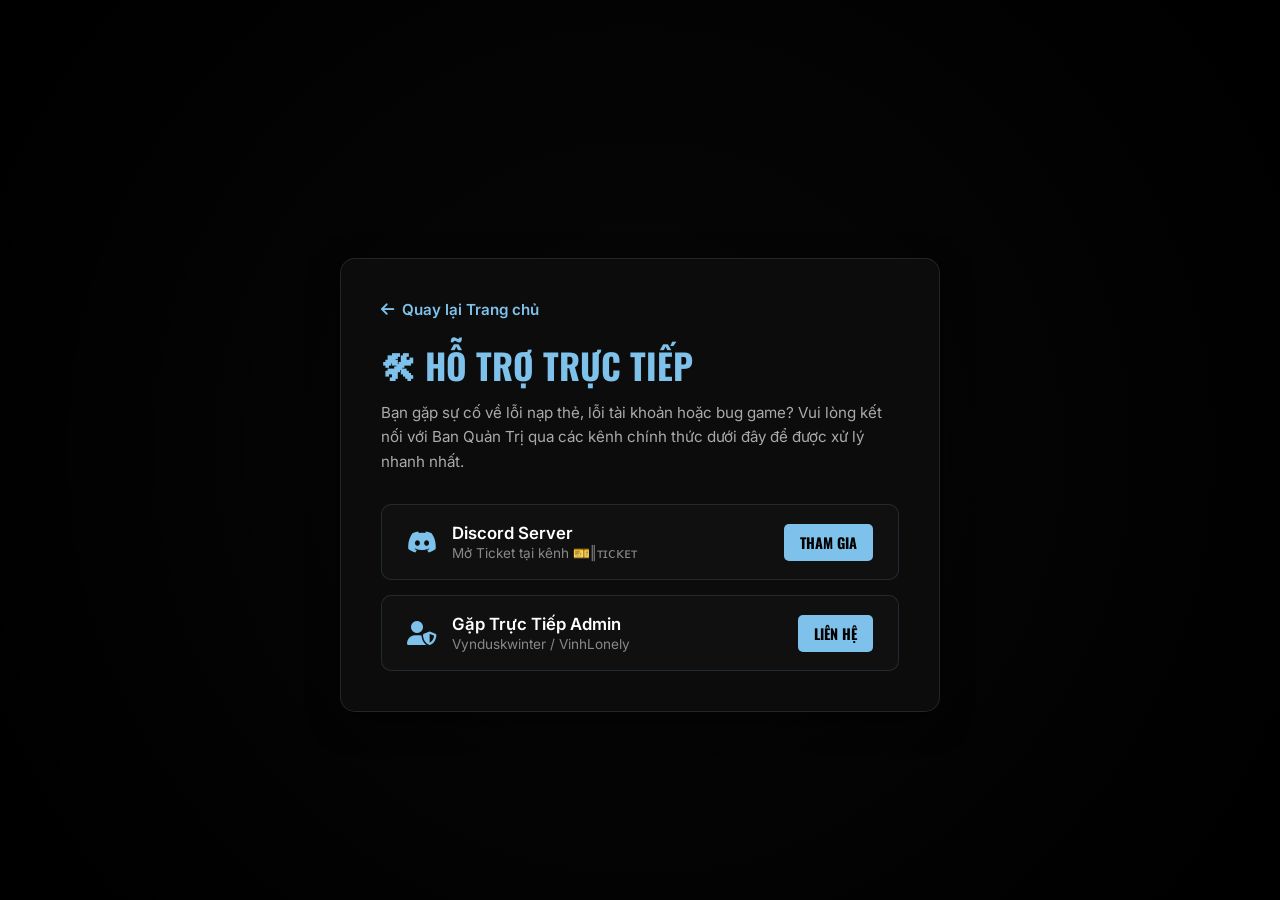
<file: support.html>
<!DOCTYPE html>
<html lang="vi">
<head>
    <meta charset="UTF-8">
    <meta name="viewport" content="width=device-width, initial-scale=1.0">
    <title>Hỗ Trợ Trực Tiếp - CloudyMeadow</title>
    <link href="https://fonts.googleapis.com/css2?family=Inter:wght@300;400;600&family=Oswald:wght@500;700&display=swap" rel="stylesheet">
    <link rel="stylesheet" href="https://cdnjs.cloudflare.com/ajax/libs/font-awesome/6.4.0/css/all.min.css">
    <link rel="stylesheet" href="style.css">
    <style>
        /* CSS bổ sung dành riêng cho trang hỗ trợ để giữ nguyên style.css gốc */
        .support-page { min-height: 100vh; display: flex; flex-direction: column; justify-content: center; align-items: center; padding: 120px 5% 50px; }
        .support-container { max-width: 600px; width: 100%; background: var(--bg-card); border: 1px solid var(--border); border-radius: 15px; padding: 40px; box-shadow: 0 10px 30px rgba(0,0,0,0.5); backdrop-filter: blur(10px); }
        .btn-back { display: inline-flex; align-items: center; gap: 8px; color: var(--gold); text-decoration: none; font-weight: 600; margin-bottom: 20px; transition: 0.3s; font-size: 0.95rem; }
        .btn-back:hover { color: #fff; transform: translateX(-5px); }
        .support-title { font-family: var(--font-title); font-size: 2.2rem; color: var(--gold); margin-bottom: 10px; text-transform: uppercase; }
        .support-desc { color: #aaa; font-size: 0.95rem; margin-bottom: 30px; line-height: 1.6; }
        .channel-list { display: flex; flex-direction: column; gap: 15px; }
        .channel-item { display: flex; align-items: center; justify-content: space-between; background: rgba(255,255,255,0.02); border: 1px solid var(--border); padding: 18px 25px; border-radius: 10px; text-decoration: none; color: #fff; transition: 0.3s; }
        .channel-item:hover { border-color: var(--gold); background: rgba(126, 194, 235, 0.05); transform: translateY(-3px); box-shadow: 0 5px 15px rgba(126, 194, 235, 0.1); }
        .channel-info { display: flex; align-items: center; gap: 15px; }
        .channel-info i { font-size: 1.5rem; color: var(--gold); }
        .channel-name { font-weight: 600; font-size: 1.05rem; }
        .channel-status { font-size: 0.85rem; color: #888; margin-top: 2px; }
        .channel-action { background: var(--gold); color: #000; padding: 8px 16px; border-radius: 5px; font-family: var(--font-title); font-weight: 700; font-size: 0.9rem; transition: 0.3s; }
        .channel-item:hover .channel-action { background: var(--gold-hover); }
    </style>
</head>
<body>

    <div class="particles-container" id="particles"></div>
    <div class="bg-vignette"></div>

    <div class="support-page">
        <div class="support-container">
            <a href="index.html" class="btn-back"><i class="fas fa-arrow-left"></i> Quay lại Trang chủ</a>
            <h1 class="support-title">🛠 Hỗ Trợ Trực Tiếp</h1>
            <p class="support-desc">Bạn gặp sự cố về lỗi nạp thẻ, lỗi tài khoản hoặc bug game? Vui lòng kết nối với Ban Quản Trị qua các kênh chính thức dưới đây để được xử lý nhanh nhất.</p>
            
            <div class="channel-list">
                <a href="https://discord.gg/7qJzmYzTQb" target="_blank" class="channel-item">
                    <div class="channel-info">
                        <i class="fab fa-discord"></i>
                        <div>
                            <div class="channel-name">Discord Server</div>
                            <div class="channel-status">Mở Ticket tại kênh 🎫‖ᴛɪᴄᴋᴇᴛ</div>
                        </div>
                    </div>
                    <div class="channel-action">THAM GIA</div>
                </a>

                <a href="https://discord.gg/dU3Z2C88" target="_blank" class="channel-item">
                    <div class="channel-info">
                        <i class="fas fa-user-shield"></i>
                        <div>
                            <div class="channel-name">Gặp Trực Tiếp Admin</div>
                            <div class="channel-status">Vynduskwinter / VinhLonely</div>
                        </div>
                    </div>
                    <div class="channel-action">LIÊN HỆ</div>
                </a>
            </div>
        </div>
    </div>

    <script src="config.js"></script>
    <script>
        // Khởi tạo hạt bay đồng bộ trang chủ
        document.addEventListener("DOMContentLoaded", () => {
            const c = document.getElementById('particles');
            if(!c) return;
            for(let i=0; i<15; i++) {
                let p = document.createElement('div');
                p.className = 'particle';
                let size = Math.random()*30+10;
                p.style.width=size+'px'; p.style.height=size+'px';
                p.style.left=Math.random()*100+'%';
                p.style.animationDuration=(Math.random()*15+10)+'s';
                c.appendChild(p);
            }
        });
    </script>
</body>
</html>
</file>
<file: style.css>
/* ================================================================
   VANGUARD THEME - CONFIGURATION (CLOUDYMEADOW VERSION)
   ================================================================ */

:root {
    --bg-dark: #050505;
    --bg-card: #0c0c0c;
    --gold: #7ec2eb;        /* Màu xanh sáng lấy từ thân logo chú cừu */
    --gold-hover: #a3d5f3;  /* Màu xanh nhạt hơn khi di chuột vào nút */
    --border: rgba(126, 194, 235, 0.15); /* Viền xanh trong suốt nhẹ nhàng */
    --font-main: 'Inter', sans-serif;
    --font-title: 'Oswald', sans-serif;
}

* { margin: 0; padding: 0; box-sizing: border-box; scroll-behavior: smooth; }

body {
    background-color: var(--bg-dark);
    font-family: var(--font-main);
    color: #ffffff;
    overflow-x: hidden;
}

/* Background */
.bg-vignette {
    position: fixed; top: 0; left: 0; width: 100%; height: 100%;
    background: radial-gradient(circle, transparent 0%, #000 90%);
    z-index: -1; pointer-events: none;
}
.particles-container {
    position: fixed; top: 0; left: 0; width: 100%; height: 100%;
    z-index: -2; background: #080808; overflow: hidden;
}
.particle {
    position: absolute; 
    background: rgba(126, 194, 235, 0.05); /* ĐỒNG BỘ: Đổi sang hạt bay màu xanh nhẹ */
    border: 1px solid rgba(126, 194, 235, 0.1); /* ĐỒNG BỘ: Viền hạt bay màu xanh */
    bottom: -50px; animation: riseUp linear infinite;
}
@keyframes riseUp {
    0% { transform: translateY(0) rotate(0deg); opacity: 0; }
    20% { opacity: 1; }
    100% { transform: translateY(-110vh) rotate(360deg); opacity: 0; }
}

/* Navbar */
.navbar {
    position: fixed; top: 0; width: 100%; z-index: 1000;
    background: rgba(5, 5, 5, 0.95); border-bottom: 1px solid var(--border);
    padding: 15px 5%; display: flex; justify-content: space-between; align-items: center;
}
.nav-logo { font-family: var(--font-title); font-size: 1.6rem; color: #fff; text-decoration: none; font-weight: 700; }
.nav-logo span { color: var(--gold); }

.nav-menu { display: flex; list-style: none; gap: 25px; }
.nav-menu a { color: #aaa; text-decoration: none; font-weight: 600; font-size: 0.9rem; transition: 0.3s; text-transform: uppercase; }
.nav-menu a:hover { color: var(--gold); }

/* Hero */
#hero { min-height: 100vh; display: flex; flex-direction: column; justify-content: center; align-items: center; text-align: center; padding-top: 80px; }
.hero-logo { 
    max-width: 320px; 
    margin-bottom: 2rem; 
    filter: drop-shadow(0 0 40px rgba(126, 194, 235, 0.25)); /* ĐỒNG BỘ: Đổi bóng mờ hào quang sang xanh */
    animation: float 6s infinite ease-in-out; 
}
@keyframes float { 0%, 100% { transform: translateY(0); } 50% { transform: translateY(-15px); } }
.hero-subtitle { color: #ccc; margin-bottom: 2rem; font-size: 1.1rem; }

.ip-wrapper {
    background: rgba(255,255,255,0.03); border: 1px solid var(--border);
    border-radius: 50px; display: flex; overflow: hidden; cursor: pointer;
    transition: 0.3s; margin-bottom: 20px;
}
.ip-wrapper:hover { border-color: var(--gold); box-shadow: 0 0 25px rgba(126, 194, 235, 0.15); transform: scale(1.02); }
.ip-content { padding: 12px 25px; display: flex; align-items: center; gap: 10px; color: var(--gold); font-family: monospace; font-size: 1.1rem; }
.ip-action { background: var(--gold); color: #000; padding: 12px 25px; font-weight: 800; font-family: var(--font-title); transition: 0.3s; }
.ip-wrapper.copied { border-color: #2ecc71; }
.ip-wrapper.copied .ip-content { color: #2ecc71; }
.ip-wrapper.copied .ip-action { background: #2ecc71; color: #fff; }

/* ================================================================
   AUTH SECTION - DISCORD OVERRIDES
   ================================================================ */
.auth-btn-discord {
    border-color: rgba(88, 101, 242, 0.4);
}
.auth-btn-discord .ip-content {
    color: #5865F2;
    font-weight: 600;
}
.auth-btn-discord .ip-action {
    background: #5865F2;
    color: #ffffff;
}
.auth-btn-discord:hover {
    border-color: #5865F2;
    box-shadow: 0 0 25px rgba(88, 101, 242, 0.3);
}

#auth-loading-box .ip-content {
    color: var(--gold);
}

#discord-auth-section .ip-wrapper {
    align-items: center;
    justify-content: center;
}

.online-status { font-size: 0.9rem; color: #666; display: flex; align-items: center; gap: 8px; margin-bottom: 20px; }
.dot { width: 8px; height: 8px; background: #2ecc71; border-radius: 50%; box-shadow: 0 0 5px #2ecc71; }
.social-bar { display: flex; gap: 20px; }
.social-icon { color: #888; font-size: 1.4rem; transition: 0.3s; }
.social-icon:hover { color: var(--gold); transform: translateY(-3px); }

/* General Sections */
section { padding: 80px 5%; max-width: 1200px; margin: 0 auto; }
.section-header { text-align: center; margin-bottom: 50px; }
.section-header h2 { font-family: var(--font-title); font-size: 2.5rem; color: var(--gold); }
.gold-line { width: 60px; height: 3px; background: var(--gold); margin: 10px auto; }
.grid-container { display: grid; grid-template-columns: repeat(auto-fit, minmax(280px, 1fr)); gap: 25px; }

/* Staff */
.staff-card {
    background: var(--bg-card); border: 1px solid var(--border);
    padding: 30px; border-radius: 15px; text-align: center; transition: 0.3s;
}
.staff-card:hover { transform: translateY(-10px); border-color: var(--gold); box-shadow: 0 10px 30px rgba(0,0,0,0.5); }
.staff-head { width: 80px; border-radius: 15px; margin-bottom: 15px; box-shadow: 0 5px 15px rgba(0,0,0,0.5); }
.staff-name { font-size: 1.2rem; font-weight: 700; color: #fff; }
.staff-role { color: var(--gold); font-weight: 700; text-transform: uppercase; font-size: 0.8rem; margin: 5px 0 10px; }
.staff-bio { color: #888; font-size: 0.9rem; }

/* REGLAS (Hover Effect) */
.rule-card {
    background: var(--bg-card); border-left: 3px solid var(--gold);
    border: 1px solid var(--border); border-left-width: 3px;
    padding: 25px; border-radius: 5px; transition: all 0.3s ease;
}
.rule-card:hover { transform: translateY(-5px); border-color: var(--gold); box-shadow: 0 5px 20px rgba(126, 194, 235, 0.1); background: #111; }
.rule-card h3 { color: var(--gold); font-family: var(--font-title); margin-bottom: 10px; font-size: 1.3rem; }
.rule-card p { color: #aaa; font-size: 0.95rem; }

/* FAQ (Smooth Accordion Grid Trick) */
.faq-grid { max-width: 800px; margin: 0 auto; display: flex; flex-direction: column; gap: 15px; }
.faq-item {
    background: var(--bg-card); border: 1px solid var(--border);
    border-radius: 8px; overflow: hidden; transition: 0.3s;
}
.faq-item:hover { border-color: var(--gold); } /* ĐỒNG BỘ: Đổi viền hover FAQ sang xanh */
.faq-item.active { border-color: var(--gold); background: #0e0e0e; }

.faq-header { padding: 20px; cursor: pointer; display: flex; justify-content: space-between; align-items: center; }
.faq-q { color: #fff; font-weight: 600; font-size: 1.05rem; }
.faq-icon { color: var(--gold); transition: 0.3s; }
.faq-item.active .faq-icon { transform: rotate(180deg); }

.faq-body {
    display: grid; 
    grid-template-rows: 0fr; 
    transition: grid-template-rows 0.4s ease-out; /* Animación Suave */
    background: rgba(0,0,0,0.2);
}
.faq-item.active .faq-body { grid-template-rows: 1fr; }
.faq-inner { overflow: hidden; }
.faq-a { padding: 20px; padding-top: 0; color: #aaa; font-size: 0.95rem; line-height: 1.6; }
.faq-item.active .faq-a { padding-top: 20px; border-top: 1px solid rgba(255,255,255,0.05); }

/* Thêm class bổ trợ cho code lệnh trong FAQ */
.faq-a code {
    background: rgba(126, 194, 235, 0.1);
    color: var(--gold);
    padding: 2px 6px;
    border-radius: 4px;
    font-family: monospace;
    font-size: 0.9rem;
}

/* Legal Tabs */
.legal-box-wrapper { max-width: 900px; margin: 0 auto; background: var(--bg-card); border: 1px solid var(--border); border-radius: 15px; overflow: hidden; }
.legal-tabs { display: flex; border-bottom: 1px solid var(--border); background: rgba(0,0,0,0.3); }
.l-tab { flex: 1; padding: 18px; background: transparent; color: #888; border: none; cursor: pointer; font-weight: 700; transition: 0.3s; font-size: 0.95rem; border-right: 1px solid rgba(255,255,255,0.05); }
.l-tab:last-child { border-right: none; }
.l-tab:hover { color: #fff; background: rgba(255,255,255,0.02); }
.l-tab.active { background: rgba(126, 194, 235, 0.08); color: var(--gold); border-bottom: 2px solid var(--gold); }
.legal-content { padding: 40px; color: #ccc; line-height: 1.8; }
.l-content { display: none; animation: fadeIn 0.4s; }
.l-content.active { display: block; }
@keyframes fadeIn { from{opacity:0; transform: translateY(10px);} to{opacity:1; transform: translateY(0);} }

footer { padding: 50px 20px; text-align: center; border-top: 1px solid var(--border); margin-top: 80px; background: #000; }

@media (max-width: 768px) {
    .nav-menu { display: none; }
    #hero { padding-top: 100px; }
    .ip-wrapper { flex-direction: column; width: 100%; }
    .legal-tabs { flex-direction: column; }
    .l-tab { border-right: none; border-bottom: 1px solid var(--border); }
}
/* ================================================================
   CLOUDYMEADOW FLOATING SUPPORT WIDGET STYLES
   ================================================================ */
#cm-widget-container {
    position: fixed;
    bottom: 30px;
    right: 30px; /* Vị trí mặc định lúc đầu */
    z-index: 9999;
    display: flex;
    flex-direction: column;
    /* TỐI ƯU: Đổi sang center để dù kéo sang trái hay phải menu vẫn mở thẳng hàng không bị lệch */
    align-items: center; 
    gap: 15px;
    user-select: none;
    -webkit-user-select: none;
    touch-action: none; /* Ngăn scroll mặc định khi kéo trên mobile */
}

/* Trạng thái ẩn ban đầu để chạy animation xuất hiện mượt */
.cm-widget-hidden {
    opacity: 0;
    transform: translateY(20px) scale(0.8);
}

.cm-widget-visible {
    opacity: 1;
    transform: translateY(0) scale(1);
    transition: opacity 0.5s ease, transform 0.5s cubic-bezier(0.175, 0.885, 0.32, 1.275);
}

/* Nút bong bóng chính */
#cm-widget-toggle {
    width: 60px;
    height: 60px;
    border-radius: 50%;
    background: rgba(12, 12, 12, 0.6); /* --bg-card kèm alpha */
    border: 1px solid var(--border);
    color: var(--gold);
    font-size: 1.6rem;
    cursor: pointer;
    display: flex;
    align-items: center;
    justify-content: center;
    box-shadow: 0 8px 32px 0 rgba(0, 0, 0, 0.37);
    backdrop-filter: blur(8px);
    -webkit-backdrop-filter: blur(8px);
    transition: transform 0.2s cubic-bezier(0.175, 0.885, 0.32, 1.275), border-color 0.3s, box-shadow 0.3s;
}

#cm-widget-toggle:hover {
    transform: scale(1.08);
    border-color: var(--gold);
    box-shadow: 0 0 20px rgba(126, 194, 235, 0.3);
}

#cm-widget-toggle:active {
    transform: scale(0.92);
}

/* Menu nổi rộng ra */
#cm-widget-menu {
    background: rgba(12, 12, 12, 0.85); /* Glassmorphism đậm màu hơn để đọc chữ rõ */
    border: 1px solid var(--border);
    border-radius: 12px;
    padding: 8px;
    min-width: 200px;
    box-shadow: 0 8px 32px 0 rgba(0, 0, 0, 0.5);
    backdrop-filter: blur(12px);
    -webkit-backdrop-filter: blur(12px);
    display: flex;
    flex-direction: column;
    gap: 4px;
    transform-origin: bottom right;
    transition: opacity 0.3s ease, transform 0.3s cubic-bezier(0.165, 0.84, 0.44, 1);
}

.cm-widget-menu-closed {
    opacity: 0;
    pointer-events: none;
    transform: translateY(15px) scale(0.9);
}

.cm-widget-menu-open {
    opacity: 1;
    pointer-events: auto;
    transform: translateY(0) scale(1);
}

/* Items bên trong menu */
.cm-widget-item {
    display: flex;
    align-items: center;
    gap: 12px;
    padding: 12px 16px;
    color: #cccccc;
    text-decoration: none;
    font-family: var(--font-main);
    font-size: 0.95rem;
    font-weight: 600;
    border-radius: 8px;
    transition: all 0.2s ease;
}

.cm-widget-item:hover {
    background: rgba(126, 194, 235, 0.1); /* Hover ăn theo tone màu chủ đạo */
    color: #ffffff;
    transform: translateX(-3px);
}

.cm-widget-icon {
    font-size: 1.1rem;
}

/* Tối ưu hóa trên các thiết bị màn hình nhỏ */
@media (max-width: 768px) {
    #cm-widget-container {
        bottom: 20px;
        right: 20px;
    }
    #cm-widget-toggle {
        width: 55px;
        height: 55px;
        font-size: 1.4rem;
    }
}
</file>
